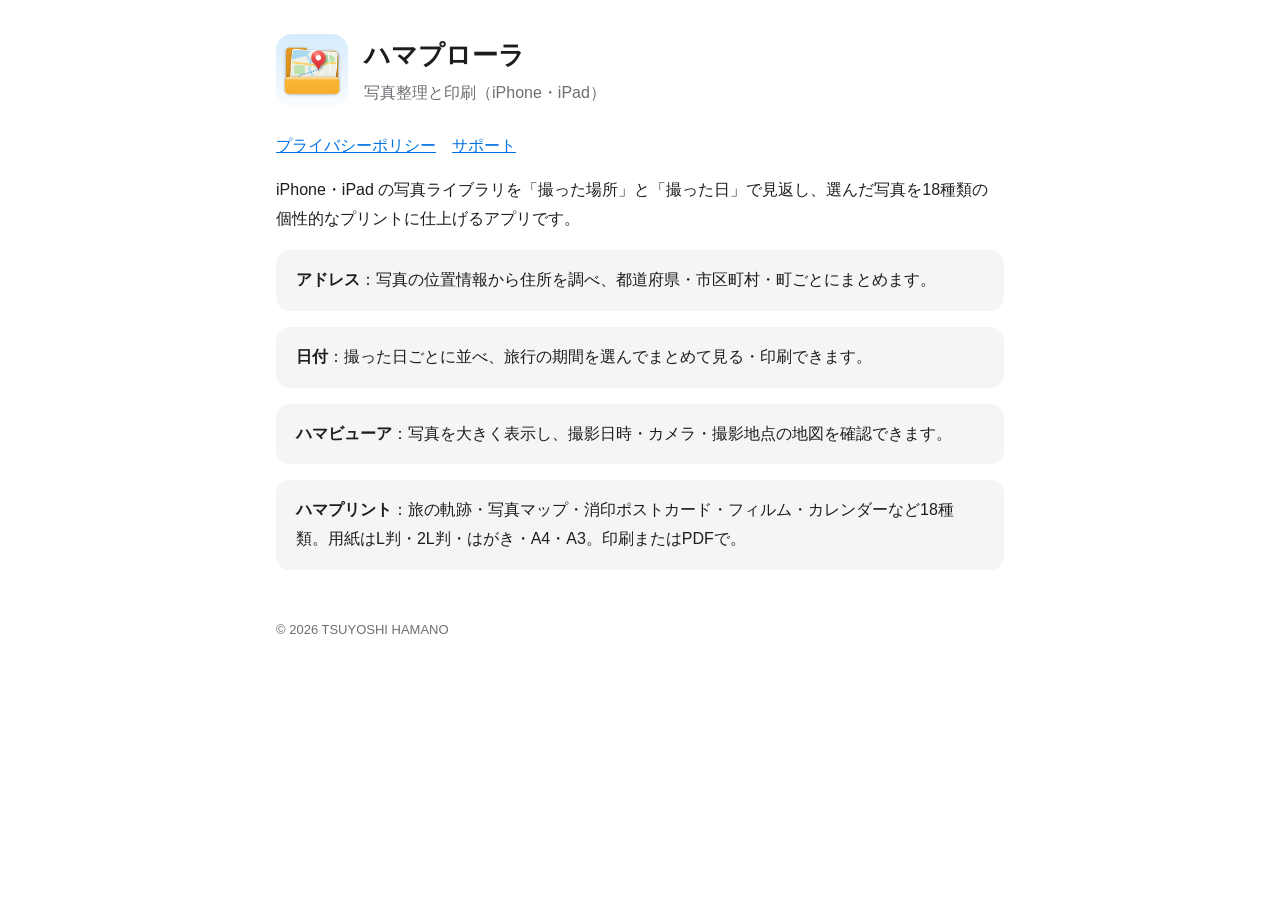
<file: index.html>
<!doctype html>
<html lang="ja"><head><meta charset="utf-8"><meta name="viewport" content="width=device-width,initial-scale=1">
<title>ハマプローラ</title><link rel="stylesheet" href="style.css"></head>
<body><main>
<header><img src="icon.png" alt=""><div><h1>ハマプローラ</h1><p class="sub">写真整理と印刷（iPhone・iPad）</p></div></header>
<nav><a href="privacy.html">プライバシーポリシー</a><a href="support.html">サポート</a></nav>
<p>iPhone・iPad の写真ライブラリを「撮った場所」と「撮った日」で見返し、選んだ写真を18種類の個性的なプリントに仕上げるアプリです。</p>
<div class="card"><b>アドレス</b>：写真の位置情報から住所を調べ、都道府県・市区町村・町ごとにまとめます。</div>
<div class="card"><b>日付</b>：撮った日ごとに並べ、旅行の期間を選んでまとめて見る・印刷できます。</div>
<div class="card"><b>ハマビューア</b>：写真を大きく表示し、撮影日時・カメラ・撮影地点の地図を確認できます。</div>
<div class="card"><b>ハマプリント</b>：旅の軌跡・写真マップ・消印ポストカード・フィルム・カレンダーなど18種類。用紙はL判・2L判・はがき・A4・A3。印刷またはPDFで。</div>
<footer>© 2026 TSUYOSHI HAMANO</footer>
</main></body></html>
</file>
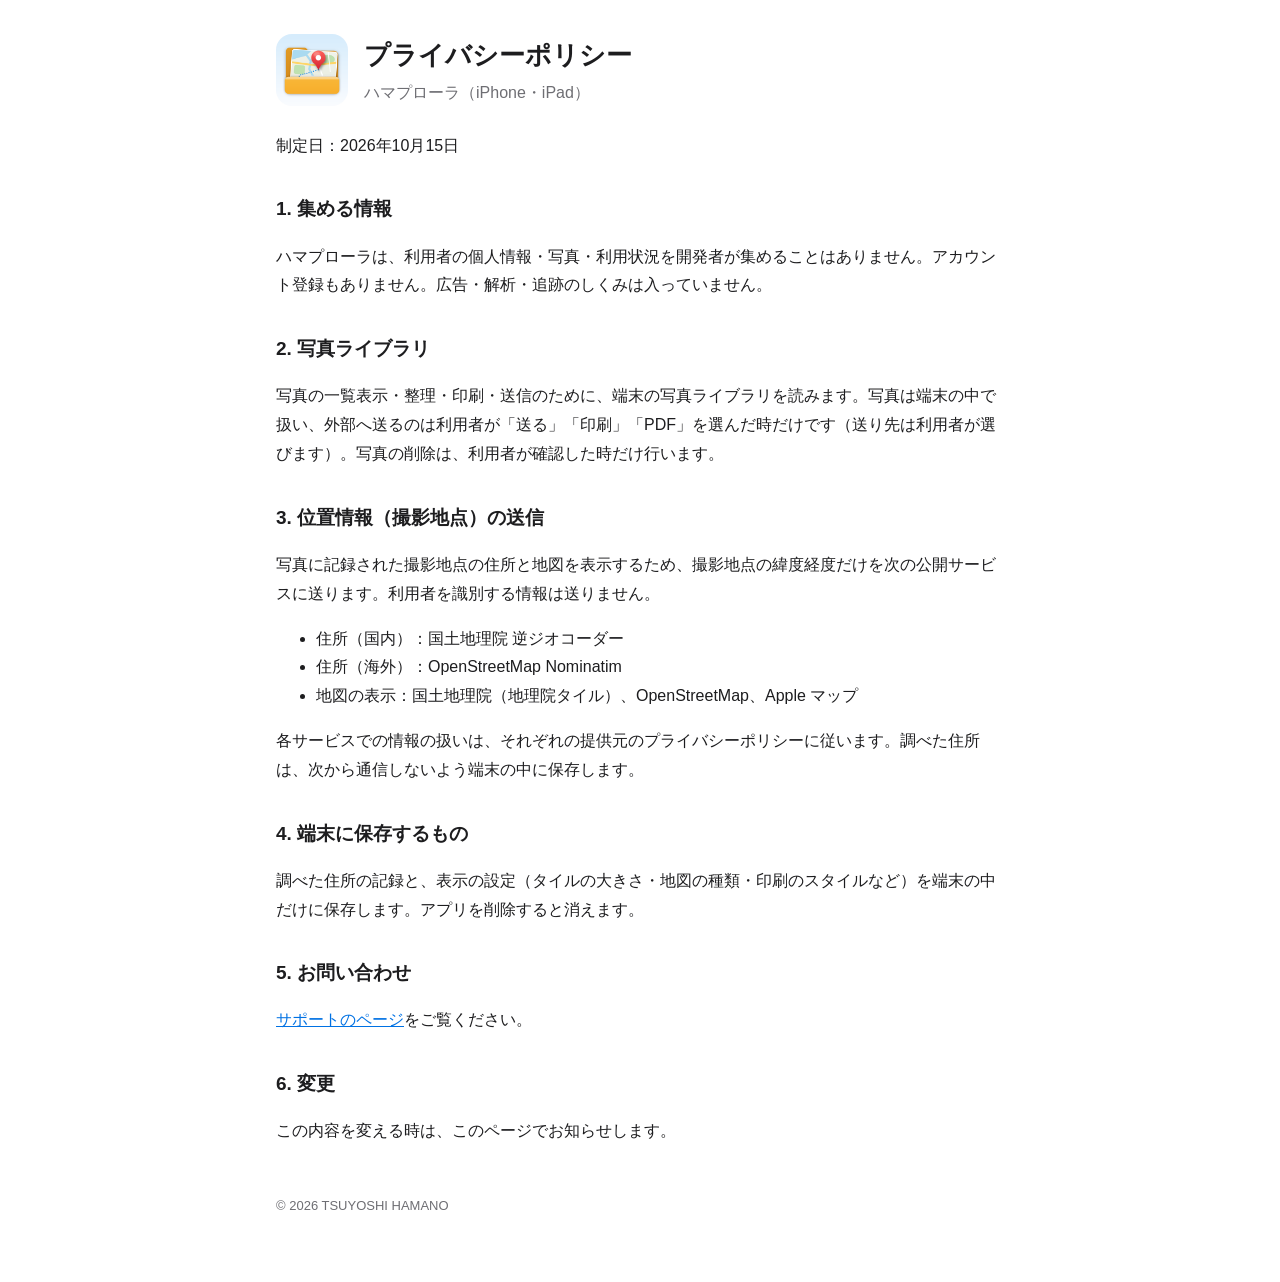
<file: privacy.html>
<!doctype html>
<html lang="ja"><head><meta charset="utf-8"><meta name="viewport" content="width=device-width,initial-scale=1">
<title>プライバシーポリシー - ハマプローラ</title><link rel="stylesheet" href="style.css"></head>
<body><main>
<header><img src="icon.png" alt=""><div><h1>プライバシーポリシー</h1><p class="sub">ハマプローラ（iPhone・iPad）</p></div></header>
<p>制定日：2026年10月15日</p>
<h2>1. 集める情報</h2>
<p>ハマプローラは、利用者の個人情報・写真・利用状況を開発者が集めることはありません。アカウント登録もありません。広告・解析・追跡のしくみは入っていません。</p>
<h2>2. 写真ライブラリ</h2>
<p>写真の一覧表示・整理・印刷・送信のために、端末の写真ライブラリを読みます。写真は端末の中で扱い、外部へ送るのは利用者が「送る」「印刷」「PDF」を選んだ時だけです（送り先は利用者が選びます）。写真の削除は、利用者が確認した時だけ行います。</p>
<h2>3. 位置情報（撮影地点）の送信</h2>
<p>写真に記録された撮影地点の住所と地図を表示するため、撮影地点の緯度経度だけを次の公開サービスに送ります。利用者を識別する情報は送りません。</p>
<ul>
<li>住所（国内）：国土地理院 逆ジオコーダー</li>
<li>住所（海外）：OpenStreetMap Nominatim</li>
<li>地図の表示：国土地理院（地理院タイル）、OpenStreetMap、Apple マップ</li>
</ul>
<p>各サービスでの情報の扱いは、それぞれの提供元のプライバシーポリシーに従います。調べた住所は、次から通信しないよう端末の中に保存します。</p>
<h2>4. 端末に保存するもの</h2>
<p>調べた住所の記録と、表示の設定（タイルの大きさ・地図の種類・印刷のスタイルなど）を端末の中だけに保存します。アプリを削除すると消えます。</p>
<h2>5. お問い合わせ</h2>
<p><a href="support.html">サポートのページ</a>をご覧ください。</p>
<h2>6. 変更</h2>
<p>この内容を変える時は、このページでお知らせします。</p>
<footer>© 2026 TSUYOSHI HAMANO</footer>
</main></body></html>
</file>
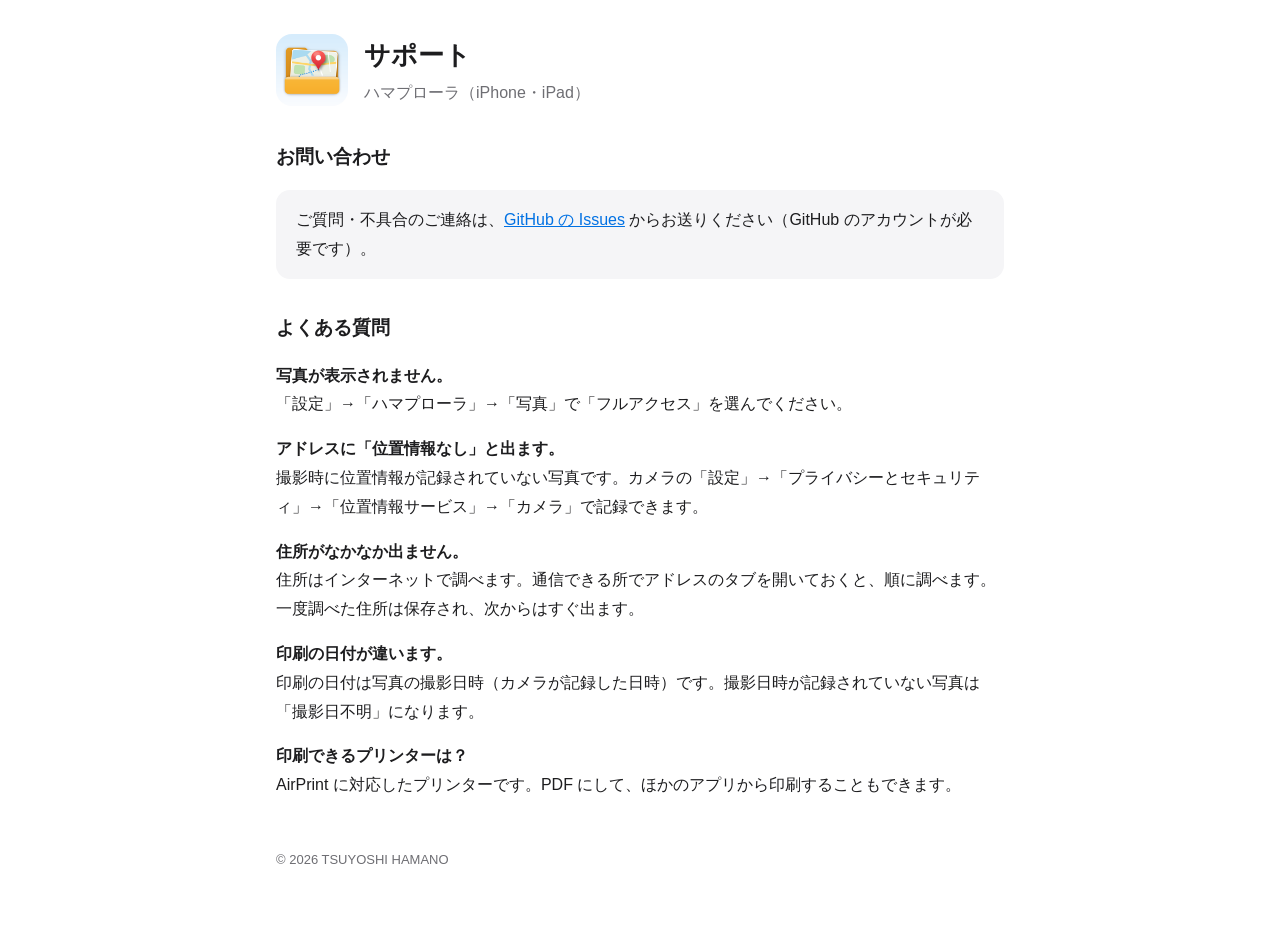
<file: support.html>
<!doctype html>
<html lang="ja"><head><meta charset="utf-8"><meta name="viewport" content="width=device-width,initial-scale=1">
<title>サポート - ハマプローラ</title><link rel="stylesheet" href="style.css"></head>
<body><main>
<header><img src="icon.png" alt=""><div><h1>サポート</h1><p class="sub">ハマプローラ（iPhone・iPad）</p></div></header>
<h2>お問い合わせ</h2>
<div class="card">ご質問・不具合のご連絡は、<a href="https://github.com/hama-boo-dot/hamaplorer/issues">GitHub の Issues</a> からお送りください（GitHub のアカウントが必要です）。</div>
<h2>よくある質問</h2>
<p><b>写真が表示されません。</b><br>「設定」→「ハマプローラ」→「写真」で「フルアクセス」を選んでください。</p>
<p><b>アドレスに「位置情報なし」と出ます。</b><br>撮影時に位置情報が記録されていない写真です。カメラの「設定」→「プライバシーとセキュリティ」→「位置情報サービス」→「カメラ」で記録できます。</p>
<p><b>住所がなかなか出ません。</b><br>住所はインターネットで調べます。通信できる所でアドレスのタブを開いておくと、順に調べます。一度調べた住所は保存され、次からはすぐ出ます。</p>
<p><b>印刷の日付が違います。</b><br>印刷の日付は写真の撮影日時（カメラが記録した日時）です。撮影日時が記録されていない写真は「撮影日不明」になります。</p>
<p><b>印刷できるプリンターは？</b><br>AirPrint に対応したプリンターです。PDF にして、ほかのアプリから印刷することもできます。</p>
<footer>© 2026 TSUYOSHI HAMANO</footer>
</main></body></html>
</file>
<file: style.css>
:root { --bg:#ffffff; --text:#1d1d1f; --sub:#6e6e73; --accent:#0071e3; --card:#f5f5f7; }
@media (prefers-color-scheme: dark) { :root { --bg:#000; --text:#f5f5f7; --sub:#a1a1a6; --accent:#2997ff; --card:#1c1c1e; } }
* { box-sizing: border-box; }
body { margin:0; background:var(--bg); color:var(--text); font-family:-apple-system,"Hiragino Sans","Hiragino Kaku Gothic ProN",sans-serif; line-height:1.8; }
main { max-width:760px; margin:0 auto; padding:32px 16px 64px; }
header { display:flex; align-items:center; gap:16px; margin-bottom:24px; }
header img { width:72px; height:72px; border-radius:16px; }
h1 { font-size:26px; margin:0; } h2 { font-size:19px; margin-top:32px; }
.sub { color:var(--sub); margin:0; }
.card { background:var(--card); border-radius:14px; padding:16px 20px; margin:16px 0; }
a { color:var(--accent); } nav a { margin-right:16px; } footer { color:var(--sub); font-size:13px; margin-top:48px; }
</file>
